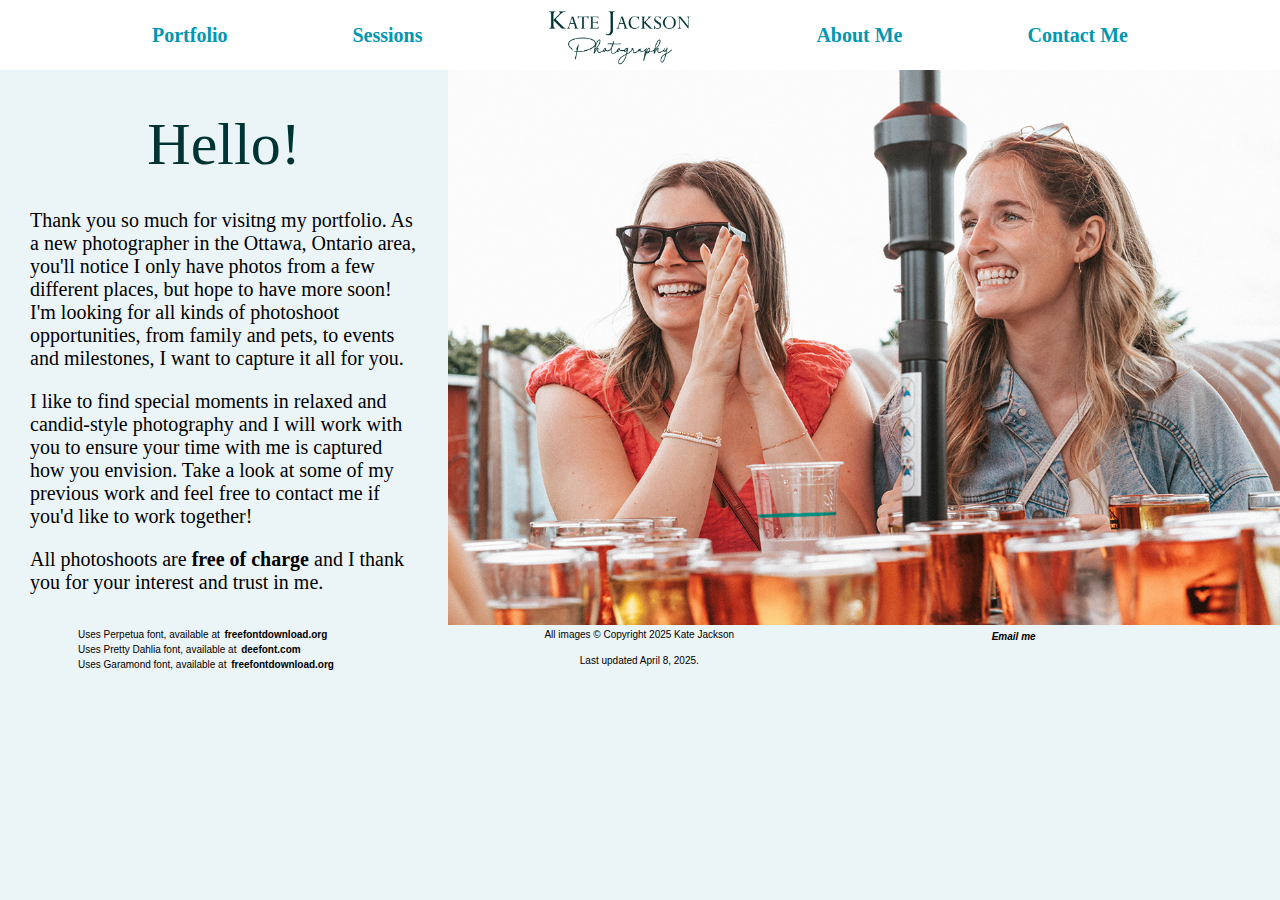
<file: index.html>
<!DOCTYPE html>
<html lang="en">
<head> <meta charset="UTF-8">
<meta name="keywords" content="photography, photographer, Ottawa, Ontario, portfolio">
<meta name="dc.subject" content="photography, photographer, Ottawa, Ontario, portfolio">
<meta name="dc.title" content="Kate Jackson Photography">
<meta name="dc.creator" content="Kate Jackson">
<meta name="dc.description" content="This is a portfolio website to share photos and photography services from an Ottawa based photographer.">
<meta name="dc.publisher" content="Algonquin College">
<meta name="dc.date" content="2025-04-08">
<meta name="dc.type" content="text, image">
<meta name="dc.format" content="html">
<meta name="dc.resource identifier" content="www.sampledomain.com">
<meta name="dc.language" content="en">
<meta name="dc.rights" content="Copyright Kate Jackson">

<link rel="stylesheet" href="lookandfeel.css" media="screen" >
<title> Kate Jackson Photography Home Page </title> </head>


<body>

<!-- NAVBAR --!>
	
<header class="header"> <!-- the navigation bar at the top of each page. The "Kate Jackson Photography" logo is set to return to home page. --!>
	<div class="nav">
	<nav class="navbar">
	<div class="navbar_band">
	<ul class="nav_list">
	<li class="nav_item">
	   <a href="portfolio.html" class="nav_link" title="portfolio"> Portfolio </a> </li>
	<li class="nav_item">
   	   <a href="sessions.html" class="nav_link" title="sessions"> Sessions </a> </li>
	<li class="nav_item">
	   <a href="index.html" title="home"> </a>
			<a href="index.html" class="logo">
			<img src="images/logo.png" alt="logo" class="logo_img">
      				 </a>  </li>
	<li class="nav_item">
	   <a href="about.html" class="nav_link" title="about"> About Me </a> </li>	
	<li class="nav_item">
	   <a href="contact.html" class="nav_link" title="contact"> Contact Me </a> </li>

</ul> </div> </nav>
</div>
</header>  

	
<!-- HOMEPAGE CONTENT --!>

<div id="introduction">
<section>
<h1> Hello! </h1> 
</section>

<div>
   <p>
   Thank you so much for visitng my portfolio. As a new photographer in the Ottawa, Ontario area, you'll notice I only have photos from a few different places, but hope to have more soon! I'm looking for all kinds of photoshoot opportunities, from family and pets, to events and milestones, I want to capture it all for you. 
   </p>
   <p>
I like to find special moments in relaxed and candid-style photography and I will work with you to ensure your time with me is captured how you envision. Take a look at some of my previous work and feel free to contact me if you'd like to work together! 
   </p>
   <p>
All photoshoots are <strong>free of charge</strong> and I thank you for your interest and trust in me.
   </p>
</div>
</div>


<!-- CAROUSEL --!>

<div id="carousel"> <!-- this is to rotate through 4 photos beside my introduction text --!>
	<div id="slider">
	   <figure>
		<img src="images/smbachelorette3.jpg" alt="girls at bachelorette">
		<img src="images/ajlavender.jpg" alt="woman in lavender field">
		<img src="images/jandsadie.jpg" alt="dog Sadie and woman by ocean">
		<img src="images/calvinbarn3.jpg" alt="dog Calvin in agility barn">
		<img src="images/smbachelorette3.jpg" alt="girls at bachelorette">
</figure>
</div>
</div>

	
<!-- FOOTER --!>

<footer>
<div class="footerfonts">
<p> Uses Perpetua font, available at <a href="https://freefontdownload.org/en/perpetua.font" title="Perpetua"> freefontdownload.org </a> <br>
<p> Uses Pretty Dahlia font, available at <a href="https://www.deefont.com/pretty-dahlia-font/" title="Pretty Dahlia"> deefont.com </a> <br>
<p> Uses Garamond font, available at <a href="https://freefontdownload.org/en/garamond.font" title="Garamond"> freefontdownload.org </a> </p>
</div>
	
<div class="footercopyright"> 
<p>All images &copy; Copyright 2025 Kate Jackson </p> <br>
<p>Last updated April 8, 2025.</p>
</div>

<div class="footeremail">
<p> <address> <a href="mailto:jackson.kate@live.com" title="Send email"> Email me</a> </address> </div>
</footer>


</body>
</html>
</file>
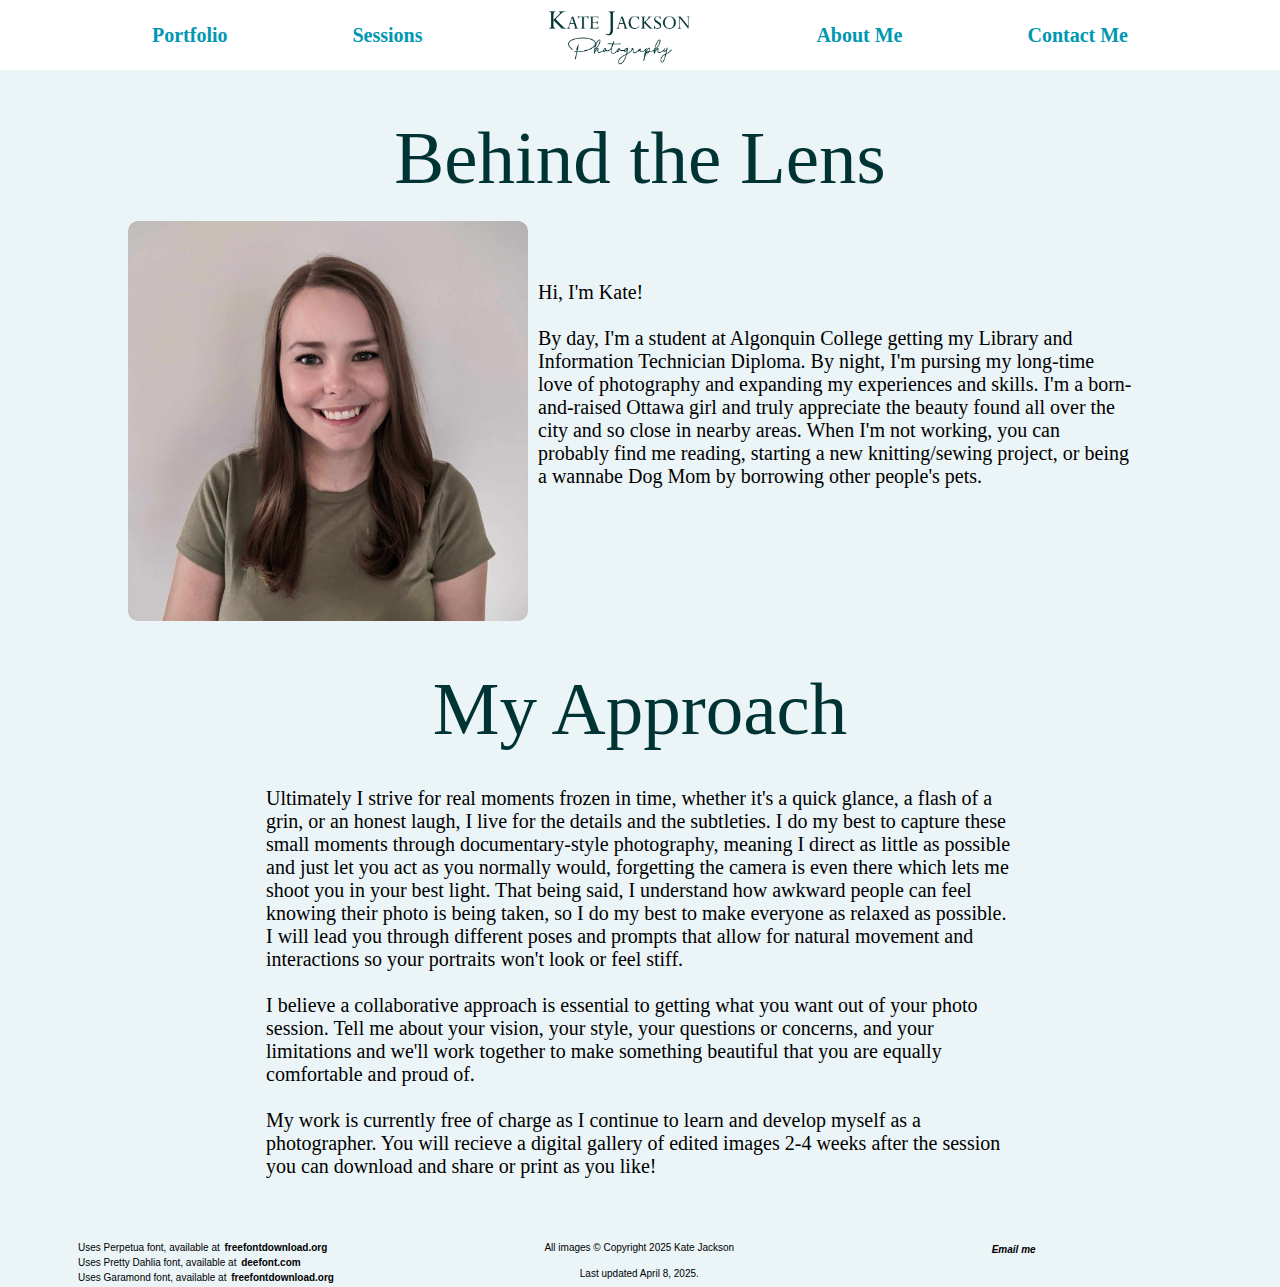
<file: about.html>
<!DOCTYPE html>
<html lang="en">
<head> <meta charset="UTF-8">
<meta name="keywords" content="photography, photographer, Ottawa, Ontario, portfolio">
<meta name="dc.subject" content="photography, photographer, Ottawa, Ontario, portfolio">
<meta name="dc.title" content="Kate Jackson Photography">
<meta name="dc.creator" content="Kate Jackson">
<meta name="dc.description" content="This is a portfolio website to share photos and photography services from an Ottawa based photographer.">
<meta name="dc.publisher" content="Algonquin College">
<meta name="dc.date" content="2025-04-08">
<meta name="dc.type" content="text, image">
<meta name="dc.format" content="html">
<meta name="dc.resource identifier" content="www.sampledomain.com">
<meta name="dc.language" content="en">
<meta name="dc.rights" content="Copyright Kate Jackson">

<link rel="stylesheet" href="lookandfeel.css" media="screen">
<title> Photography About page </title> </head>

<body>

<!-- NAVBAR --!>

<header class="header">
	<div class="nav">
	<nav class="navbar">
	<div class="navbar_band">
	<ul class="nav_list">
	<li class="nav_item">
	   <a href="portfolio.html" class="nav_link" title="portfolio"> Portfolio </a> </li>
	<li class="nav_item">
   	   <a href="sessions.html" class="nav_link" title="sessions"> Sessions </a> </li>
	<li class="nav_item">
	   <a href="index.html" title="home"> </a>
			<a href="index.html" class="logo">
			<img src="images/logo.png" alt="logo" class="logo_img">
      				 </a>  </li>
	<li class="nav_item">
	   <a href="about.html" class="nav_link" title="about"> About Me </a> </li>	
	<li class="nav_item">
	   <a href="contact.html" class="nav_link" title="contact"> Contact Me </a> </li>

</ul> </div> </nav>
</div>
</header>  

	
<!--ABOUT CONTENT --!>

<section id="bio">
<h2> Behind the Lens </h2> <!-- short biography --!>
<div id="headshot">
<img src="images/kjphoto.jpg" width="400" height="400" alt="headshot of Kate"> <!-- headshot for bio --!>
</div> 
<div id="biocontent">
<p>
Hi, I'm Kate! <br> <br> By day, I'm a student at Algonquin College getting my Library and Information Technician Diploma. By night, I'm pursing my long-time love of photography and expanding my experiences and skills. I'm a born-and-raised Ottawa girl and truly appreciate the beauty found all over the city and so close in nearby areas. When I'm not working, you can probably find me reading, starting a new knitting/sewing project, or being a wannabe Dog Mom by borrowing other people's pets.
</p> </div>
</section>

<section id="approach"> 
<h2> My Approach </h2> <!-- What to expect from me --!>
<p>
Ultimately I strive for real moments frozen in time, whether it's a quick glance, a flash of a grin, or an honest laugh, I live for the details and the subtleties. I do my best to capture these small moments through documentary-style photography, meaning I direct as little as possible and just let you act as you normally would, forgetting the camera is even there which lets me shoot you in your best light. That being said, I understand how awkward people can feel knowing their photo is being taken, so I do my best to make everyone as relaxed as possible. I will lead you through different poses and prompts that allow for natural movement and interactions so your portraits won't look or feel stiff. <br> <br>
I believe a collaborative approach is essential to getting what you want out of your photo session. Tell me about your vision, your style, your questions or concerns, and your limitations and we'll work together to make something beautiful that you are equally comfortable and proud of. <br> <br>
My work is currently free of charge as I continue to learn and develop myself as a photographer. You will recieve a digital gallery of edited images 2-4 weeks after the session you can download and share or print as you like!
</p>
</section>


<!-- FOOTER --!>

<footer>
<div class="footerfonts">
<p> Uses Perpetua font, available at <a href="https://freefontdownload.org/en/perpetua.font" title="Perpetua"> freefontdownload.org </a> <br>
<p> Uses Pretty Dahlia font, available at <a href="https://www.deefont.com/pretty-dahlia-font/" title="Pretty Dahlia"> deefont.com </a> <br>
<p> Uses Garamond font, available at <a href="https://freefontdownload.org/en/garamond.font" title="Garamond"> freefontdownload.org </a> </p>
</div>
	
<div class="footercopyright"> 
<p>All images &copy; Copyright 2025 Kate Jackson </p> <br>
<p>Last updated April 8, 2025.</p>
</div>

<div class="footeremail">
<p> <address> <a href="mailto:jackson.kate@live.com" title="Send email"> Email me</a> </address> </div>
</footer>

</body>
</html>
</file>
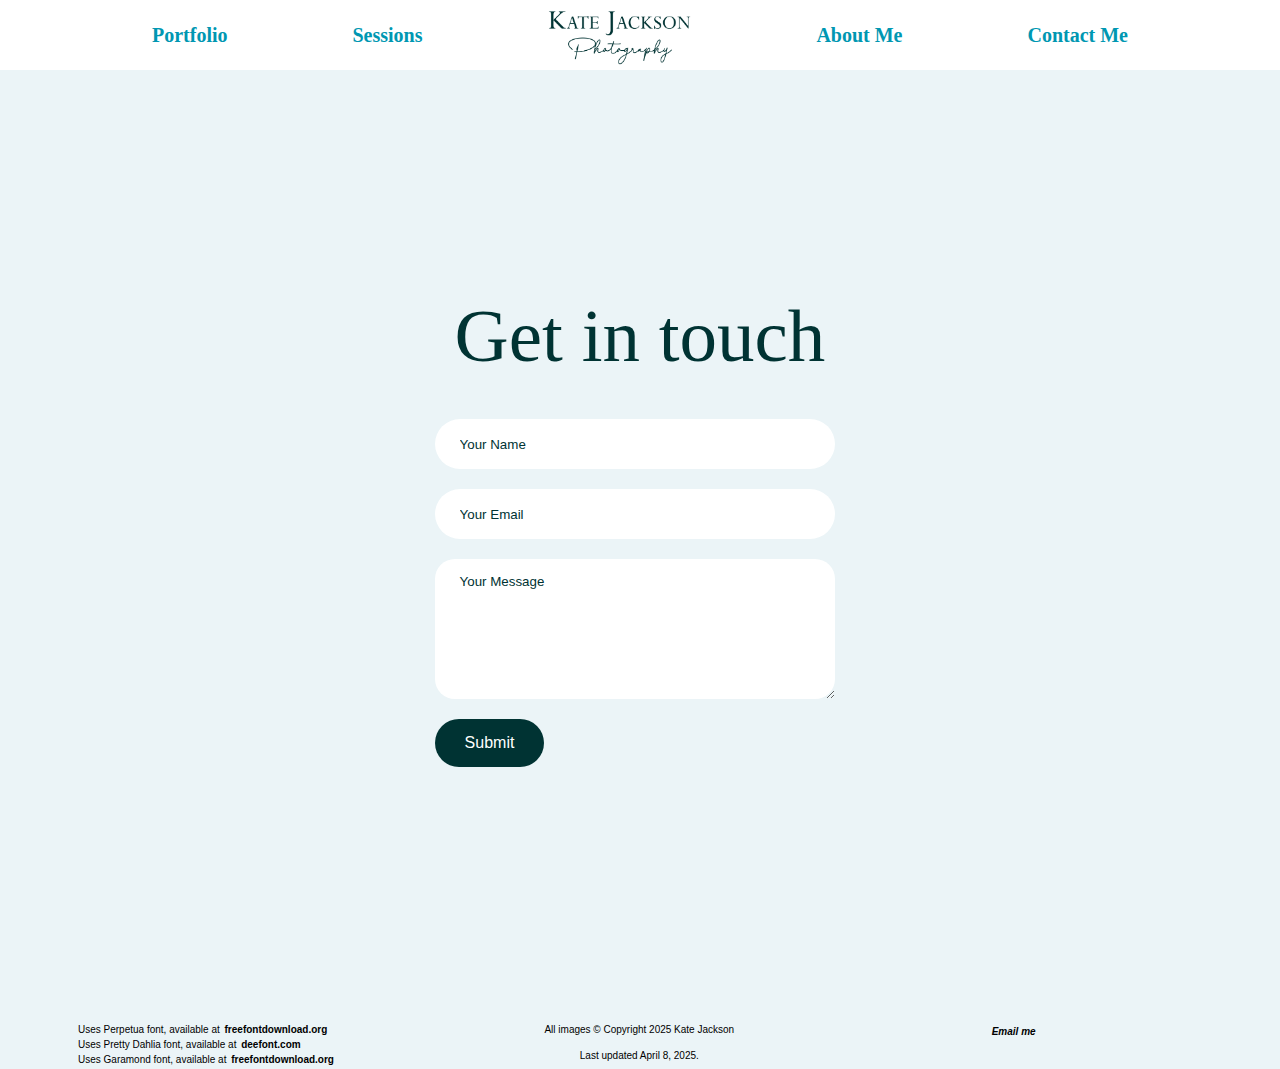
<file: contact.html>
<!DOCTYPE html>
<html lang="en">
<head> <meta charset="UTF-8">
<meta name="keywords" content="photography, photographer, Ottawa, Ontario, portfolio">
<meta name="dc.subject" content="photography, photographer, Ottawa, Ontario, portfolio">
<meta name="dc.title" content="Kate Jackson Photography">
<meta name="dc.creator" content="Kate Jackson">
<meta name="dc.description" content="This is a portfolio website to share photos and photography services from an Ottawa based photographer.">
<meta name="dc.publisher" content="Algonquin College">
<meta name="dc.date" content="2025-04-08">
<meta name="dc.type" content="text, image">
<meta name="dc.format" content="html">
<meta name="dc.resource identifier" content="www.sampledomain.com">
<meta name="dc.language" content="en">
<meta name="dc.rights" content="Copyright Kate Jackson">

<link rel="stylesheet" href="lookandfeel.css" media="screen">
<title> Photography Contact Form </title> </head>

<body>
<!-- NAVBAR --!>
<header class="header">
	<div class="nav">
	<nav class="navbar">
	<div class="navbar_band">
	<ul class="nav_list">
	<li class="nav_item">
	   <a href="portfolio.html" class="nav_link" title="portfolio"> Portfolio </a> </li>
	<li class="nav_item">
   	   <a href="sessions.html" class="nav_link" title="sessions"> Sessions </a> </li>
	<li class="nav_item">
	   <a href="index.html" title="home"> </a>
			<a href="index.html" class="logo">
			<img src="images/logo.png" alt="logo" class="logo_img">
      				 </a>  </li>
	<li class="nav_item">
	   <a href="about.html" class="nav_link" title="about"> About Me </a> </li>	
	<li class="nav_item">
	   <a href="contact.html" class="nav_link" title="contact"> Contact Me </a> </li>

</ul> </div> </nav>
</div>
</header>  


<!-- CONTACT FORM --!>

<div class="contact-container">
   <form action="https://api.web3forms.com/submit" method="POST" class="contact-form"> <!-- sends contact information to my email --!>
	<div class="contact-title">
	  <h2>Get in touch</h2>
	</div>
	<input type="hidden" name="access_key" value="868b333e-ab6f-4dff-96d5-a35ec03e16ea">
	<input type="text" name="name" placeholder="Your Name" class="contact-inputs" required>
	<input type="email" name="email" placeholder="Your Email" class="contact-inputs" required>
	<textarea name="message" placeholder="Your Message" class="contact-inputs" required></textarea>
	<button type="submit">Submit</button>
   </form>
</div>

<!-- FOOTER --!>

<footer>
<div class="footerfonts">
<p> Uses Perpetua font, available at <a href="https://freefontdownload.org/en/perpetua.font" title="Perpetua"> freefontdownload.org </a> <br>
<p> Uses Pretty Dahlia font, available at <a href="https://www.deefont.com/pretty-dahlia-font/" title="Pretty Dahlia"> deefont.com </a> <br>
<p> Uses Garamond font, available at <a href="https://freefontdownload.org/en/garamond.font" title="Garamond"> freefontdownload.org </a> </p>
</div>
	
<div class="footercopyright"> 
<p>All images &copy; Copyright 2025 Kate Jackson </p> <br>
<p>Last updated April 8, 2025.</p>
</div>

<div class="footeremail">
<p> <address> <a href="mailto:jackson.kate@live.com" title="Send email"> Email me</a> </address> </div>
</footer>


</body>
</html>
</file>
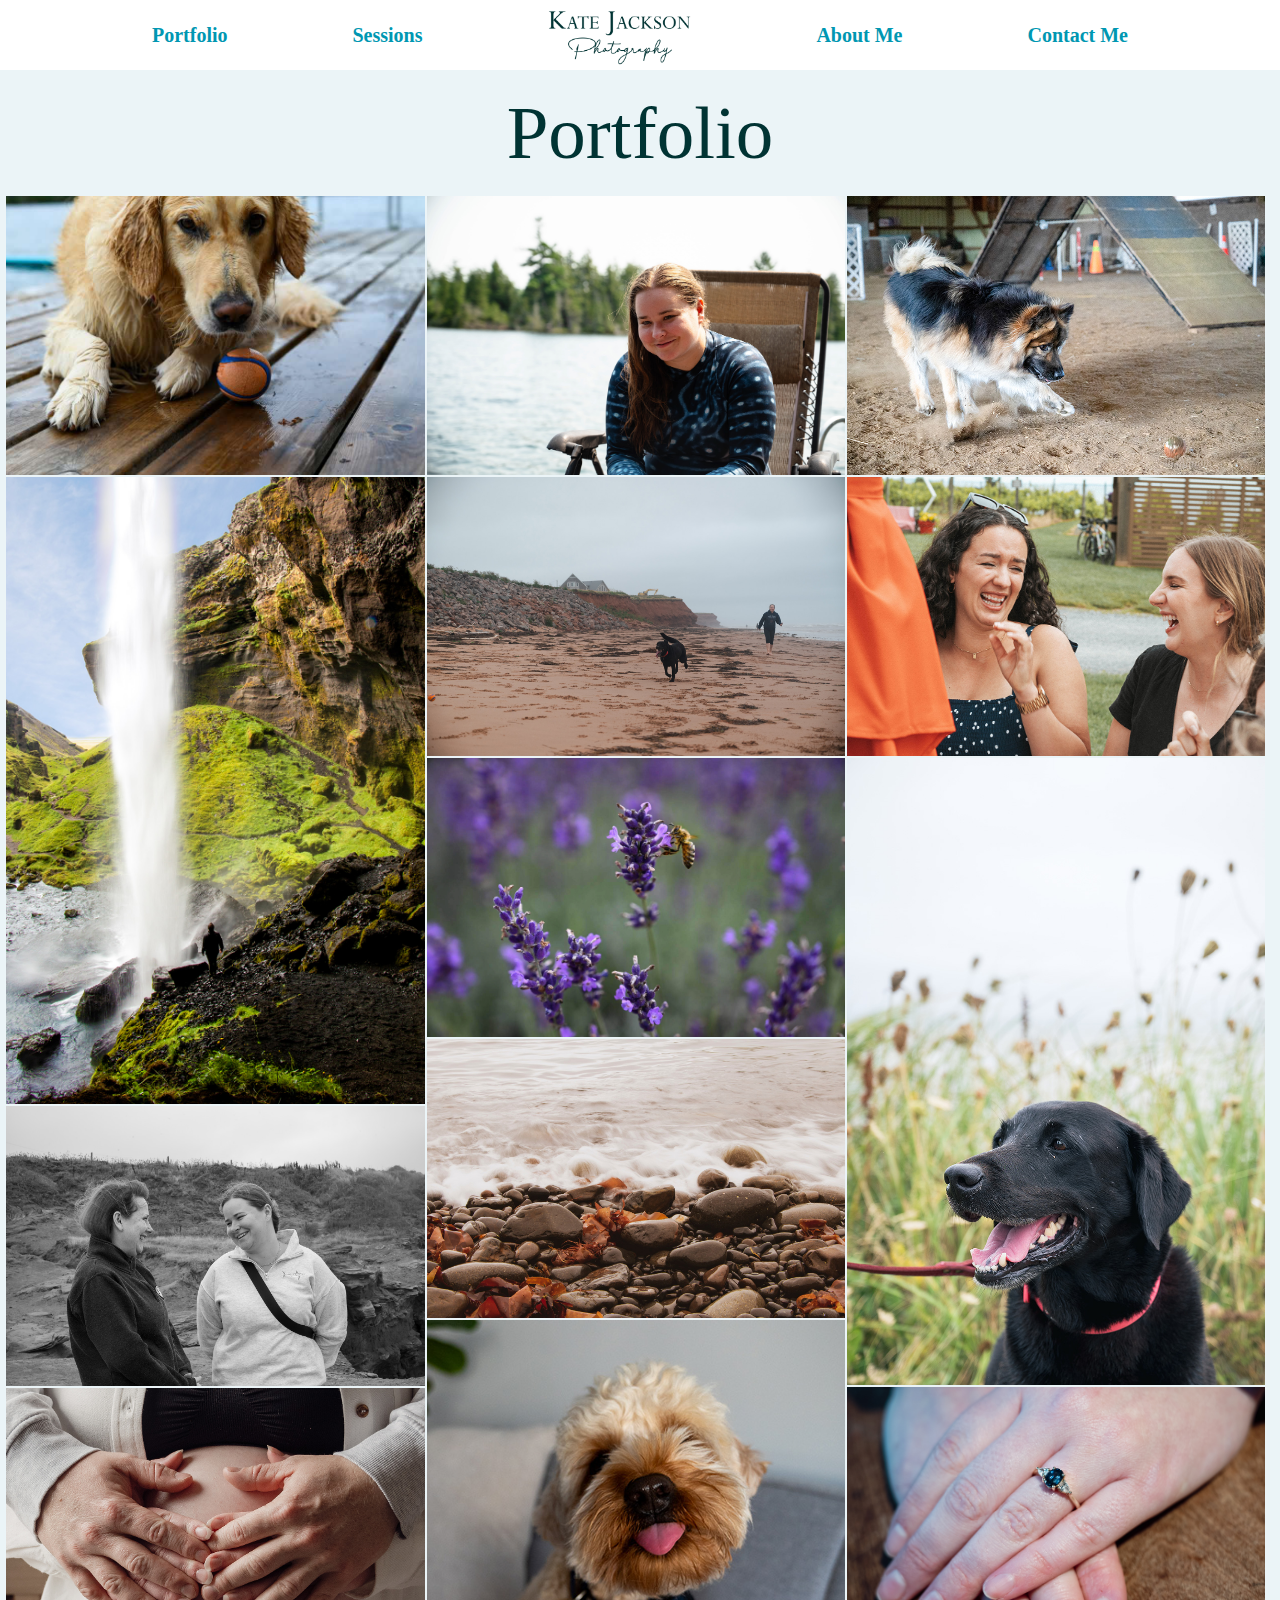
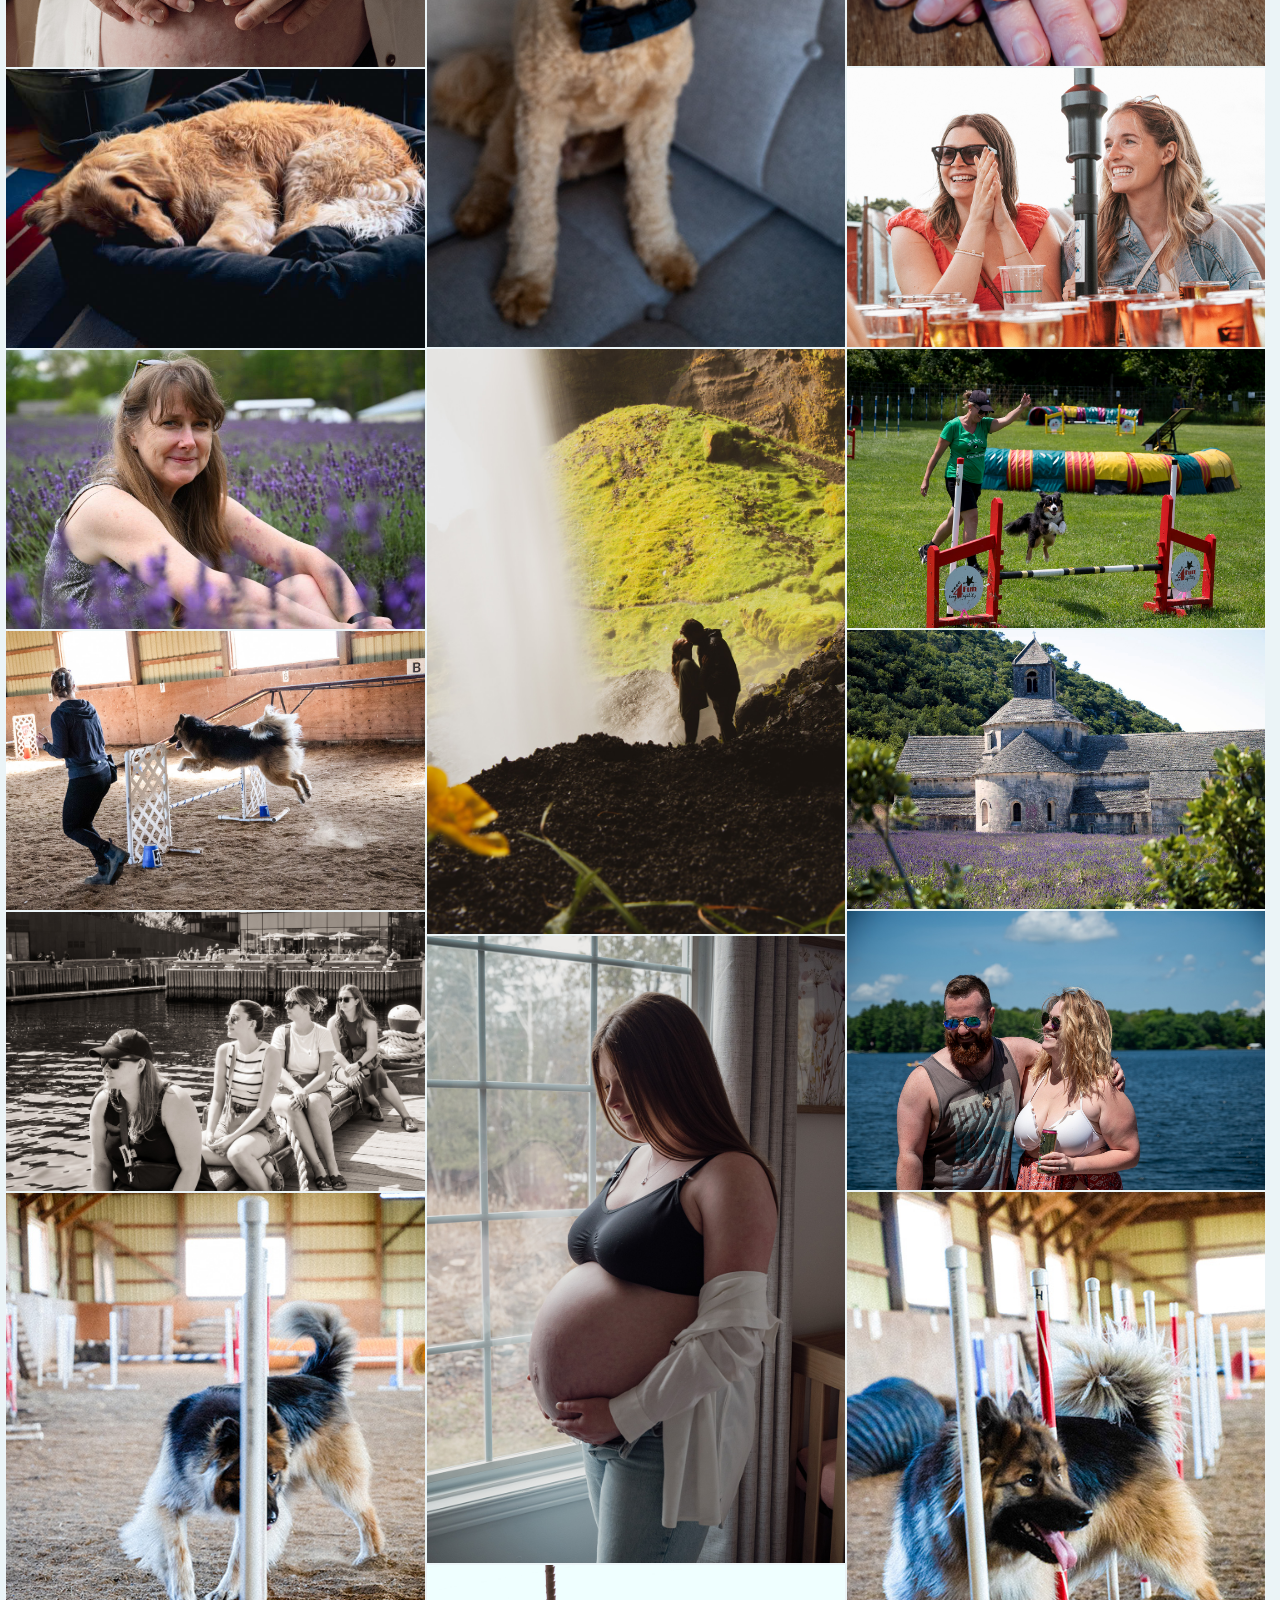
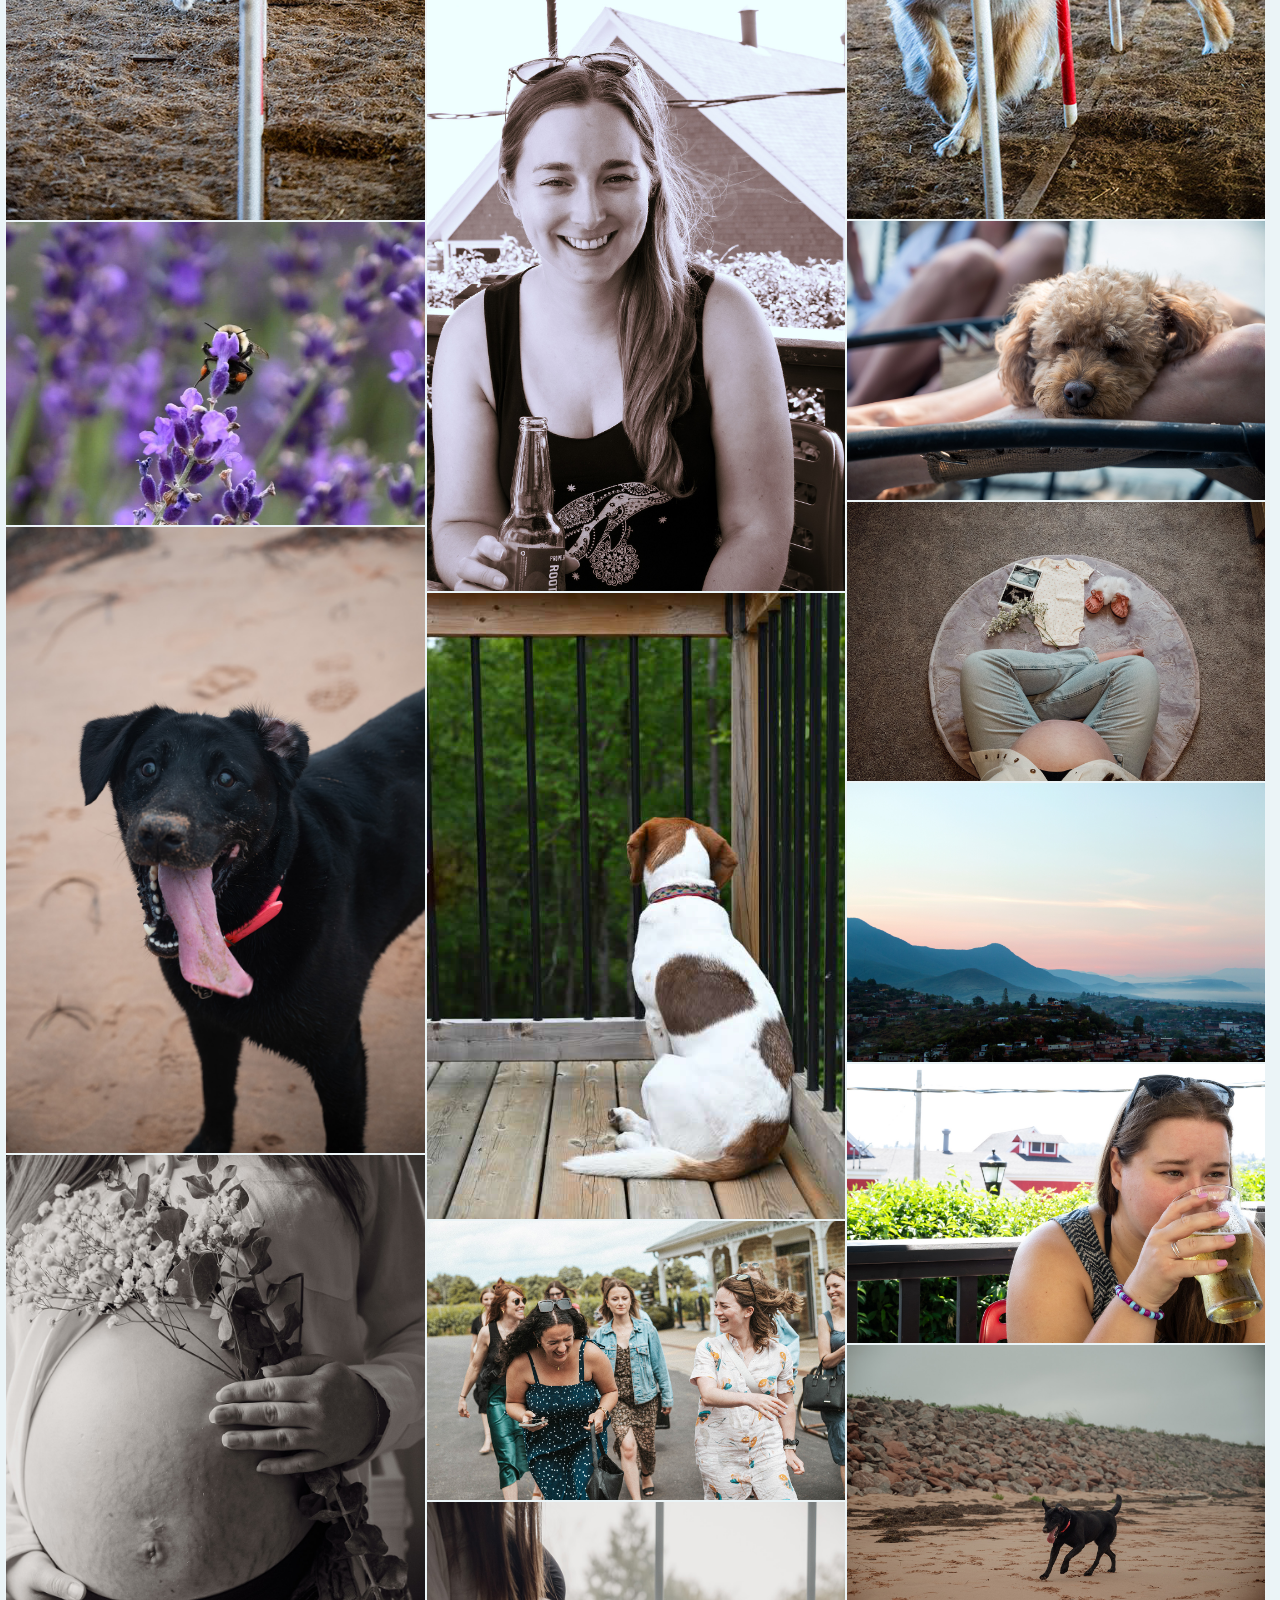
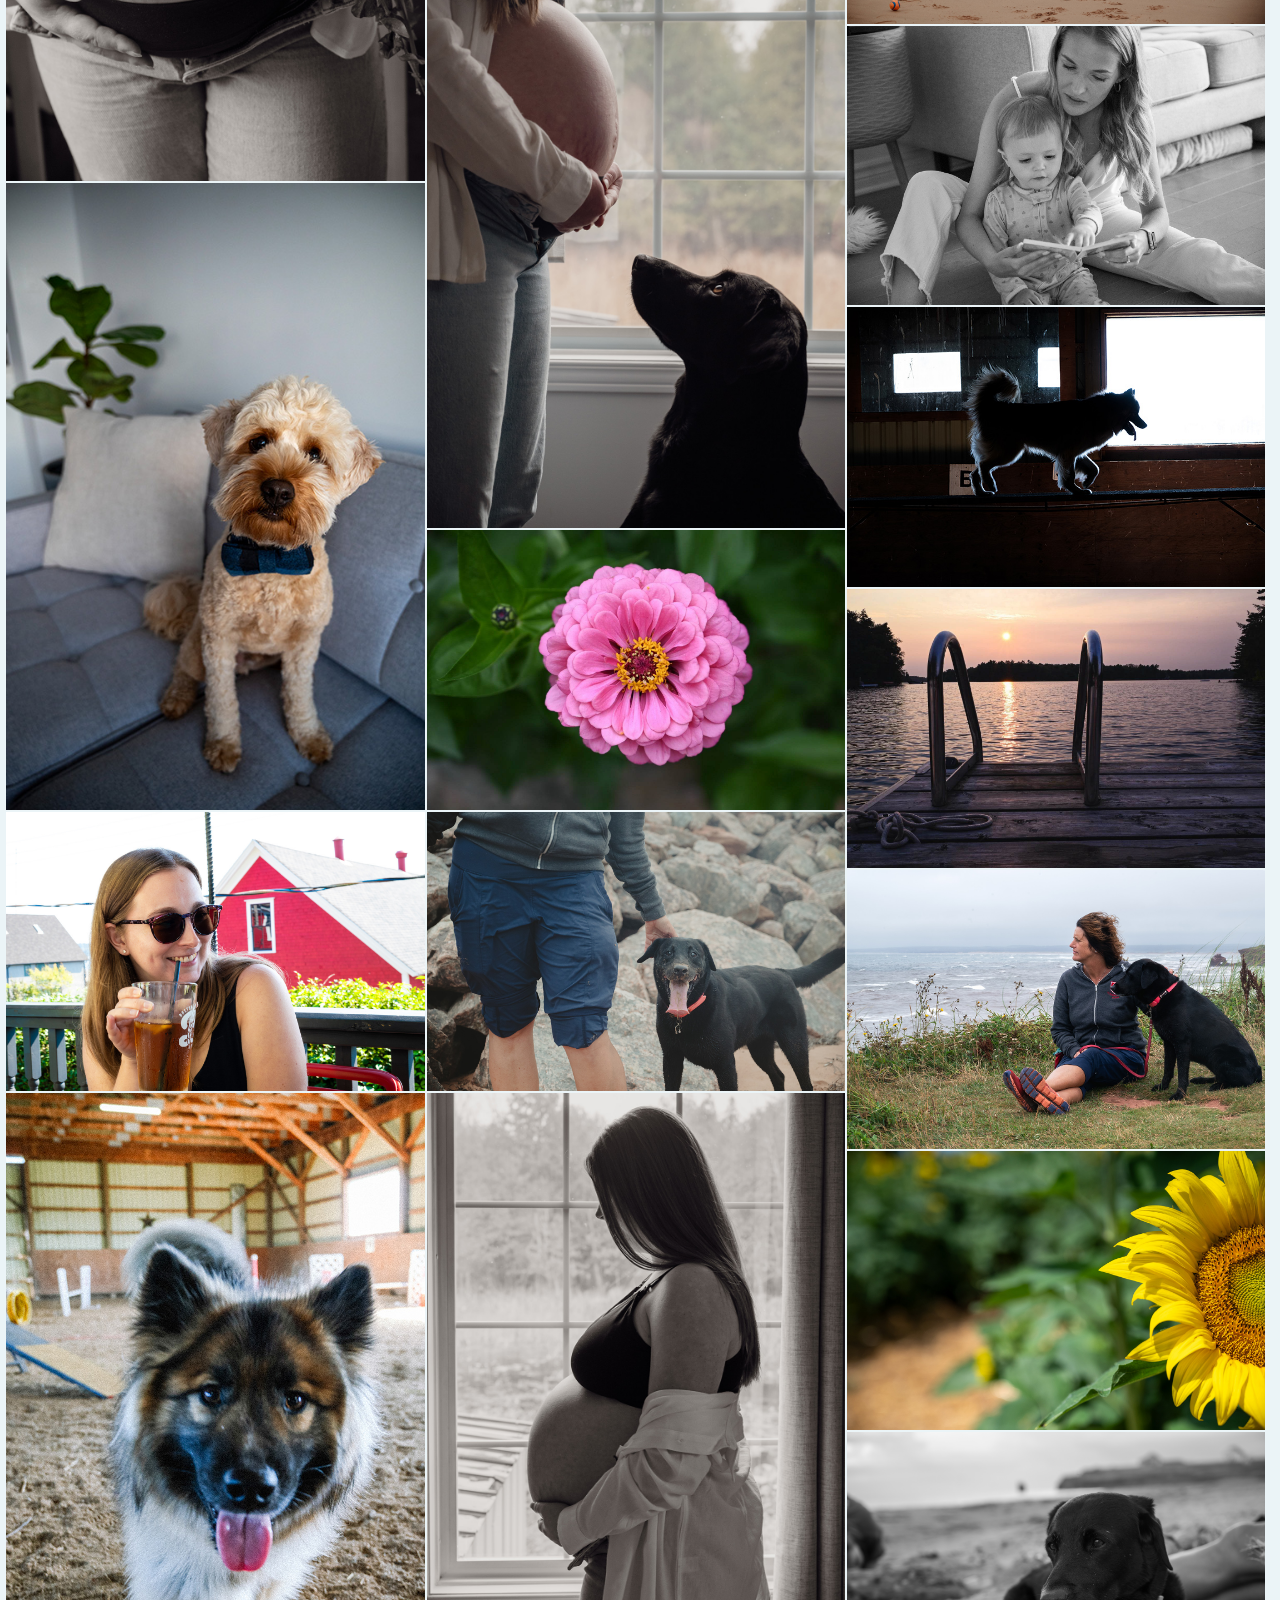
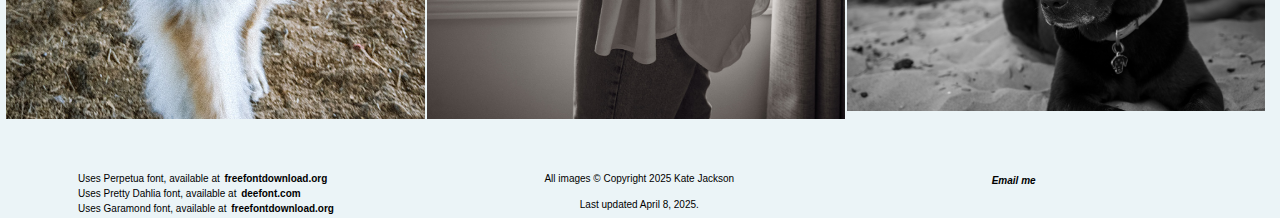
<file: portfolio.html>
<!DOCTYPE html>
<html lang="en">
<head> <meta charset="UTF-8">
<meta name="keywords" content="photography, photographer, Ottawa, Ontario, portfolio">
<meta name="dc.subject" content="photography, photographer, Ottawa, Ontario, portfolio">
<meta name="dc.title" content="Kate Jackson Photography">
<meta name="dc.creator" content="Kate Jackson">
<meta name="dc.description" content="This is a portfolio website to share photos and photography services from an Ottawa based photographer.">
<meta name="dc.publisher" content="Algonquin College">
<meta name="dc.date" content="2025-04-08">
<meta name="dc.type" content="text, image">
<meta name="dc.format" content="html">
<meta name="dc.resource identifier" content="www.sampledomain.com">
<meta name="dc.language" content="en">
<meta name="dc.rights" content="Copyright Kate Jackson">

<link rel="stylesheet" href="lookandfeel.css" media="screen">
<title> Photography Portfolio </title> </head>

<body>
<!-- NAVBAR --!>

<header class="header">
	<div class="nav">
	<nav class="navbar">
	<div class="navbar_band">
	<ul class="nav_list">
	<li class="nav_item">
	   <a href="portfolio.html" class="nav_link" title="portfolio"> Portfolio </a> </li>
	<li class="nav_item">
   	   <a href="sessions.html" class="nav_link" title="sessions"> Sessions </a> </li>
	<li class="nav_item">
	   <a href="index.html" title="home"> </a>
			<a href="index.html" class="logo">
			<img src="images/logo.png" alt="logo" class="logo_img">
      				 </a>  </li>
	<li class="nav_item">
	   <a href="about.html" class="nav_link" title="about"> About Me </a> </li>	
	<li class="nav_item">
	   <a href="contact.html" class="nav_link" title="contact"> Contact Me </a> </li>

</ul> </div> </nav>
</div>
</header>  

<!-- PHOTO GRID --!>

<div class="container">
<header> <h2>Portfolio</h2> </header>

<div class="photo-gallery" id="photo-gallery"> <!-- each section creates a column of images, linked so images can be clicked on to view in full --!>
  <div class="column"> <!-- Left column --!>
      <div class="grid-photo">
    	<a href="images/abbyball.jpg"><img src="images/abbyball.jpg" alt="Dog Abby and her ball"> </a> </div>
      <div class="grid-photo">
   	 <a href="images/skogardwaterfall.jpg"><img src="images/skogardwaterfall.jpg" alt="Skogard waterfall"></a> </div>
      <div class="grid-photo">
    	<a href="images/handacliffside.jpg"><img src="images/handacliffside.jpg" alt="2 women smiling on cliffside"></a> </div>
      <div class="grid-photo">
    	<a href="images/ahmaternity4.jpg"><img src="images/ahmaternity4.jpg" alt="couple's hands over pregnant belly"></a> </div>
      <div class="grid-photo">
    	<a href="images/abbysleeping.jpg"><img src="images/abbysleeping.jpg" alt="Dog Abby sleeping"></a> </div>
      <div class="grid-photo">
    	<a href="images/ajlavender.jpg"><img src="images/ajlavender.jpg" alt="woman in lavender field"> </a></div>
      <div class="grid-photo">
    	<a href="images/calvinbarnjump.jpg"><img src="images/calvinbarnjump.jpg" alt="Dog Calvin barn jumping"> </a></div>
	 <div class="grid-photo">
    	<a href="images/fleetweekparade.jpg"><img src="images/fleetweekparade.jpg" alt="Four girls sitting on pier"> </a></div>
      <div class="grid-photo">
    	<a href="images/calvinbarn2.jpg"><img src="images/calvinbarn2.jpg" alt="Dog Calvin in agility barn"></a> </div>      
      <div class="grid-photo">
    	<a href="images/lavenderbee1.jpg"><img src="images/lavenderbee1.jpg" alt="Bee in lavender field"></a> </div>
      <div class="grid-photo">
    	<a href="images/sadie3.jpg"><img src="images/sadie3.jpg" alt="Dog Sadie on beach"></a> </div>
      <div class="grid-photo">
    	<a href="images/ahmaternity6.jpg"><img src="images/ahmaternity6.jpg" alt="pregnant woman"> </a></div>
      <div class="grid-photo">
    	<a href="images/finn.jpg"><img src="images/finn.jpg" alt="Dog Finn sitting on couch"></a> </div>
      <div class="grid-photo">
    	<a href="images/mpatio2.jpg"><img src="images/mpatio2.jpg" alt="woman smiling on patio"></a> </div>
      <div class="grid-photo">
    	<a href="images/calvinbarn1.jpg"><img src="images/calvinbarn1.jpg" alt="Dog Calvin in agility barn"> </a></div>
  </div>

  <div class="column"> <!-- center column --!>
      <div class="grid-photo">
    	<a href="images/hjdock.jpg"><img src="images/hjdock.jpg" alt="woman on a dock"></a> </div>
      <div class="grid-photo">
    	<a href="images/sadie4.jpg"><img src="images/sadie4.jpg" alt="Dog Sadie on beach"></a> </div>
      <div class="grid-photo">
    	<a href="images/lavenderbee2.jpg"><img src="images/lavenderbee2.jpg" alt="Bee in lavender field"></a> </div>
      <div class="grid-photo">
    	<a href="images/icelandicbeach.jpg"><img src="images/icelandicbeach.jpg" alt="Icelandic rock beach"></a> </div>
      <div class="grid-photo">
    	<a href="images/finntongue.jpg"><img src="images/finntongue.jpg" alt="Dog Finn sticking out tongue"> </a></div>
      <div class="grid-photo">
    	<a href="images/skogardkiss.jpg"><img src="images/skogardkiss.jpg" alt="couple kissing beside waterfall"> </a></div>
      <div class="grid-photo">
    	<a href="images/ahmaternity3.jpg"><img src="images/ahmaternity3.jpg" alt="pregnant woman"></a> </div>
      <div class="grid-photo">
    	<a href="images/mpatio1.jpg"><img src="images/mpatio1.jpg" alt="woman smiling on patio"></a> </div>  
      <div class="grid-photo">
    	<a href="images/loladeck.jpg"><img src="images/loladeck.jpg" alt="Dog Lola on the deck"></a> </div>
      <div class="grid-photo">
   	<a href="images/smbachelorette1.jpg"><img src="images/smbachelorette1.jpg" alt="girls at bachelorette"></a> </div>
      <div class="grid-photo">
    	<a href="images/ahmaternity55.jpg"><img src="images/ahmaternity55.jpg" alt="pregnant woman"></a> </div>
      <div class="grid-photo">
    	<a href="images/pinkflower.jpg"><img src="images/pinkflower.jpg" alt="pink flower"> </a> </div>
      <div class="grid-photo">
    	<a href="images/sadie6.jpg"><img src="images/sadie6.jpg" alt="Dog Sadie on beach"> </a></div>
      <div class="grid-photo">
    	<a href="images/ahmaternity2.jpg"><img src="images/ahmaternity2.jpg" alt="pregnant woman"></a> </div>      
   </div>

  <div class="column"> <!-- right column --!>
            <div class="grid-photo">
    	<a href="images/calvinbarn3.jpg"><img src="images/calvinbarn3.jpg" alt="Dog Calvin in agility barn"></a> </div>
      <div class="grid-photo">
  	<a href="images/smbachelorette2.jpg"><img src="images/smbachelorette2.jpg" alt="girls at bachelorette"></a> </div>
      <div class="grid-photo">
    	<a href="images/sadie2.jpg"><img src="images/sadie2.jpg" alt="Dog Sadie on beach"></a> </div>
      <div class="grid-photo">
    	<a href="images/engagementring.jpg"><img src="images/engagementring.jpg" alt="sapphire engagement ring"></a> </div>
       <div class="grid-photo">
    	<a href="images/smbachelorette3.jpg"><img src="images/smbachelorette3.jpg" alt="girls at bachelorette"></a> </div>
      <div class="grid-photo">
    	<a href="images/k9cupjump.jpg"><img src="images/k9cupjump.jpg" alt="dog doing agility jump"></a> </div>
      <div class="grid-photo">
    	<a href="images/lavenderabbey.jpg"><img src="images/lavenderabbey.jpg" alt="French abbey and lavender field"> </a></div>
      <div class="grid-photo">
    	<a href="images/mandalake.jpg"><img src="images/mandalake.jpg" alt="couple in front of lake"></a> </div>
      <div class="grid-photo">
    	<a href="images/calvinbarnweave.jpg"><img src="images/calvinbarnweave.jpg" alt="Dog Calvin doing barn weave"> </a></div>
      <div class="grid-photo">
    	<a href="images/oscarsnooze.jpg"><img src="images/oscarsnooze.jpg" alt="Dog Oscar sleeping on lap"> </a></div>
      <div class="grid-photo">
    	<a href="images/ahmaternity1.jpg"><img src="images/ahmaternity1.jpg" alt="pregnant woman"></a> </div>
      <div class="grid-photo">
    	<a href="images/picachosunrise.jpg"><img src="images/picachosunrise.jpg" alt="sunrise over Mount Picacho"> </a></div>
      <div class="grid-photo">
    	<a href="images/hpatio.jpg"><img src="images/hpatio.jpg" alt="woman drinking on a patio"></a> </div>
      <div class="grid-photo">
    	<a href="images/sadie5.jpg"><img src="images/sadie5.jpg" alt="Dog Sadie on beach"></a> </div> 
     <div class="grid-photo">
    	<a href="images/sandrreading.jpg"><img src="images/sandrreading.jpg" alt="woman and child reading book"></a> </div>
      <div class="grid-photo">
    	<a href="images/calvinbarn4.jpg"><img src="images/calvinbarn4.jpg" alt="Dog Calvin in agility barn"> </a></div>
      <div class="grid-photo">
  	<a href="images/docksunset.jpg"><img src="images/docksunset.jpg" alt="dock overlooking sunset on a lake"></a> </div>
      <div class="grid-photo">
    	<a href="images/jandsadie.jpg"><img src="images/jandsadie.jpg" alt="woman and dog overlooking ocean"></a> </div>
     <div class="grid-photo">
    	<a href="images/sunflower.jpg"><img src="images/sunflower.jpg" alt="sunflower"> </a></div>
      <div class="grid-photo">
    	<a href="images/sadie1.jpg"><img src="images/sadie1.jpg" alt="Dog Sadie on beach"> </a></div>
   </div>
</div>
</div>

	
<!-- FOOTER --!>
	
<footer>
<div class="footerfonts">
<p> Uses Perpetua font, available at <a href="https://freefontdownload.org/en/perpetua.font" title="Perpetua"> freefontdownload.org </a> <br>
<p> Uses Pretty Dahlia font, available at <a href="https://www.deefont.com/pretty-dahlia-font/" title="Pretty Dahlia"> deefont.com </a> <br>
<p> Uses Garamond font, available at <a href="https://freefontdownload.org/en/garamond.font" title="Garamond"> freefontdownload.org </a> </p>
</div>
	
<div class="footercopyright"> 
<p>All images &copy; Copyright 2025 Kate Jackson </p> <br>
<p>Last updated April 8, 2025.</p>
</div>

<div class="footeremail">
<p> <address> <a href="mailto:jackson.kate@live.com" title="Send email"> Email me</a> </address> </div>
</footer>

</body>
</html>
</file>
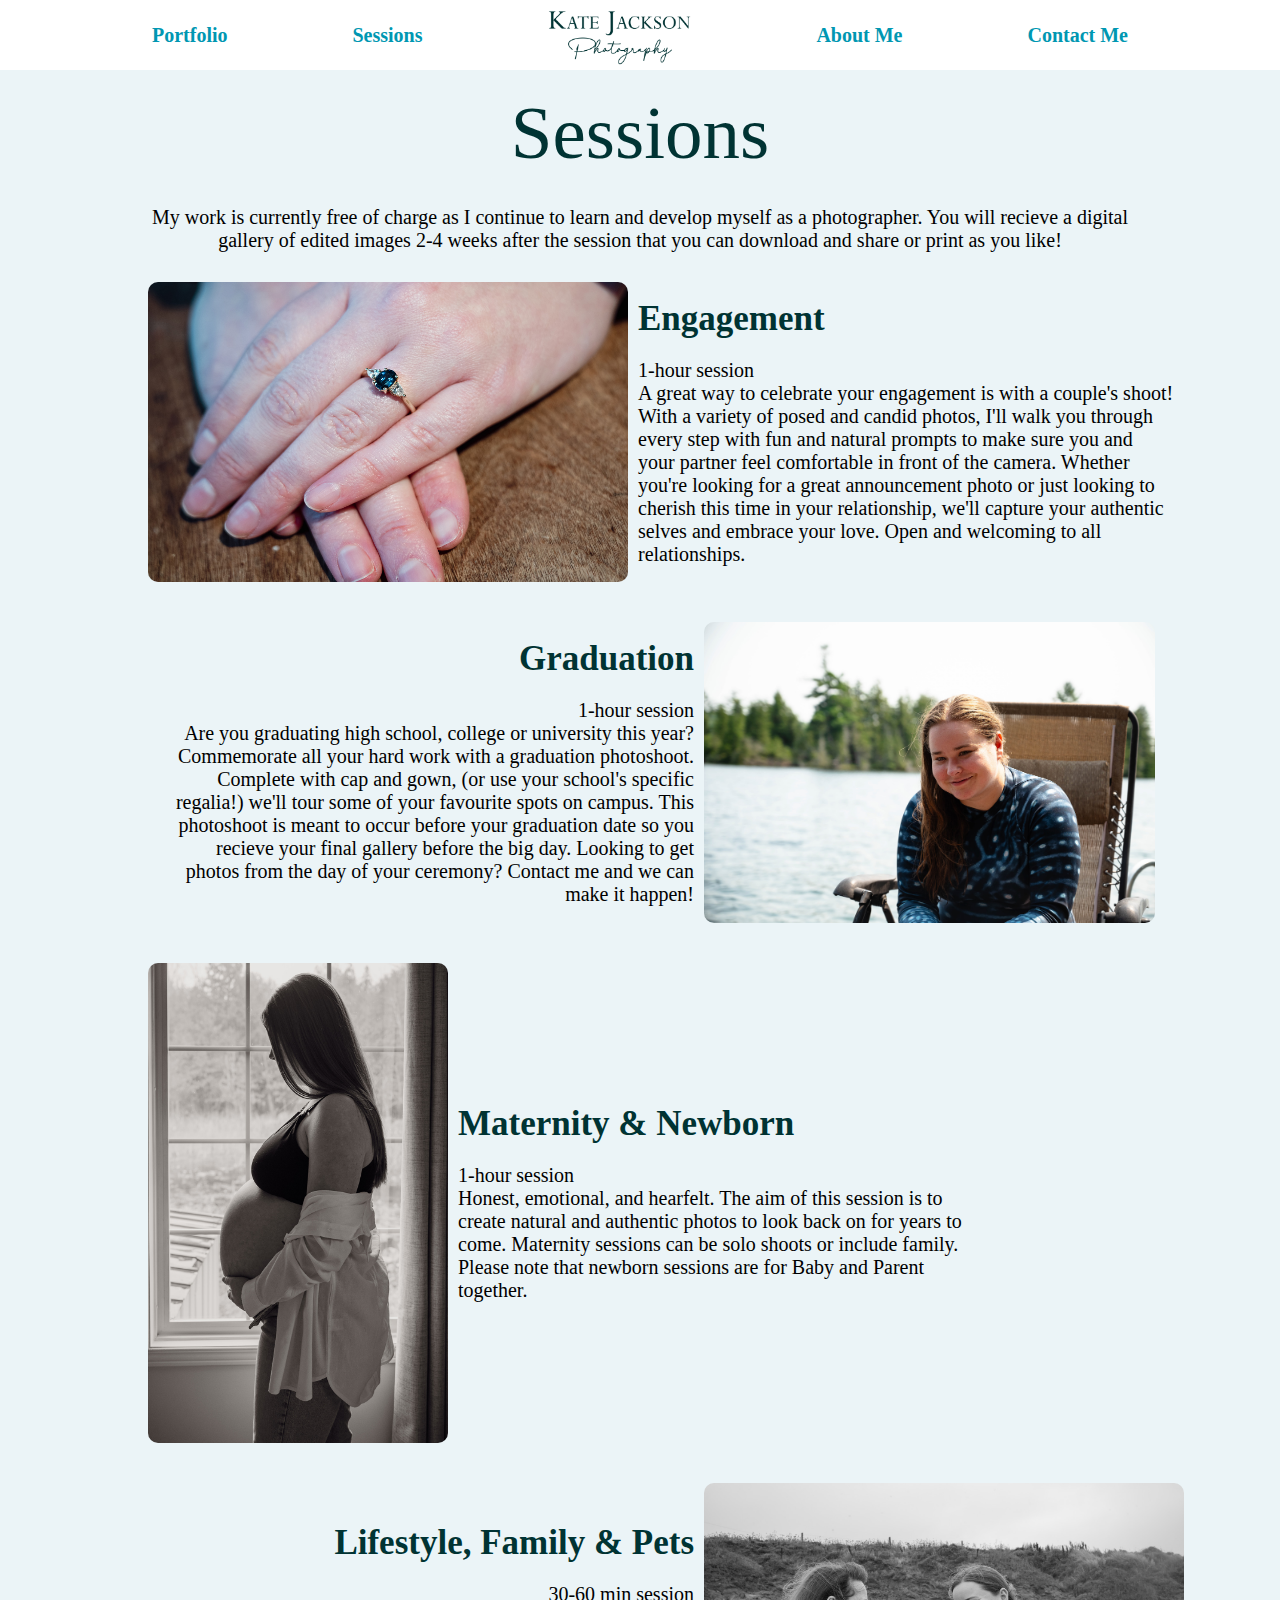
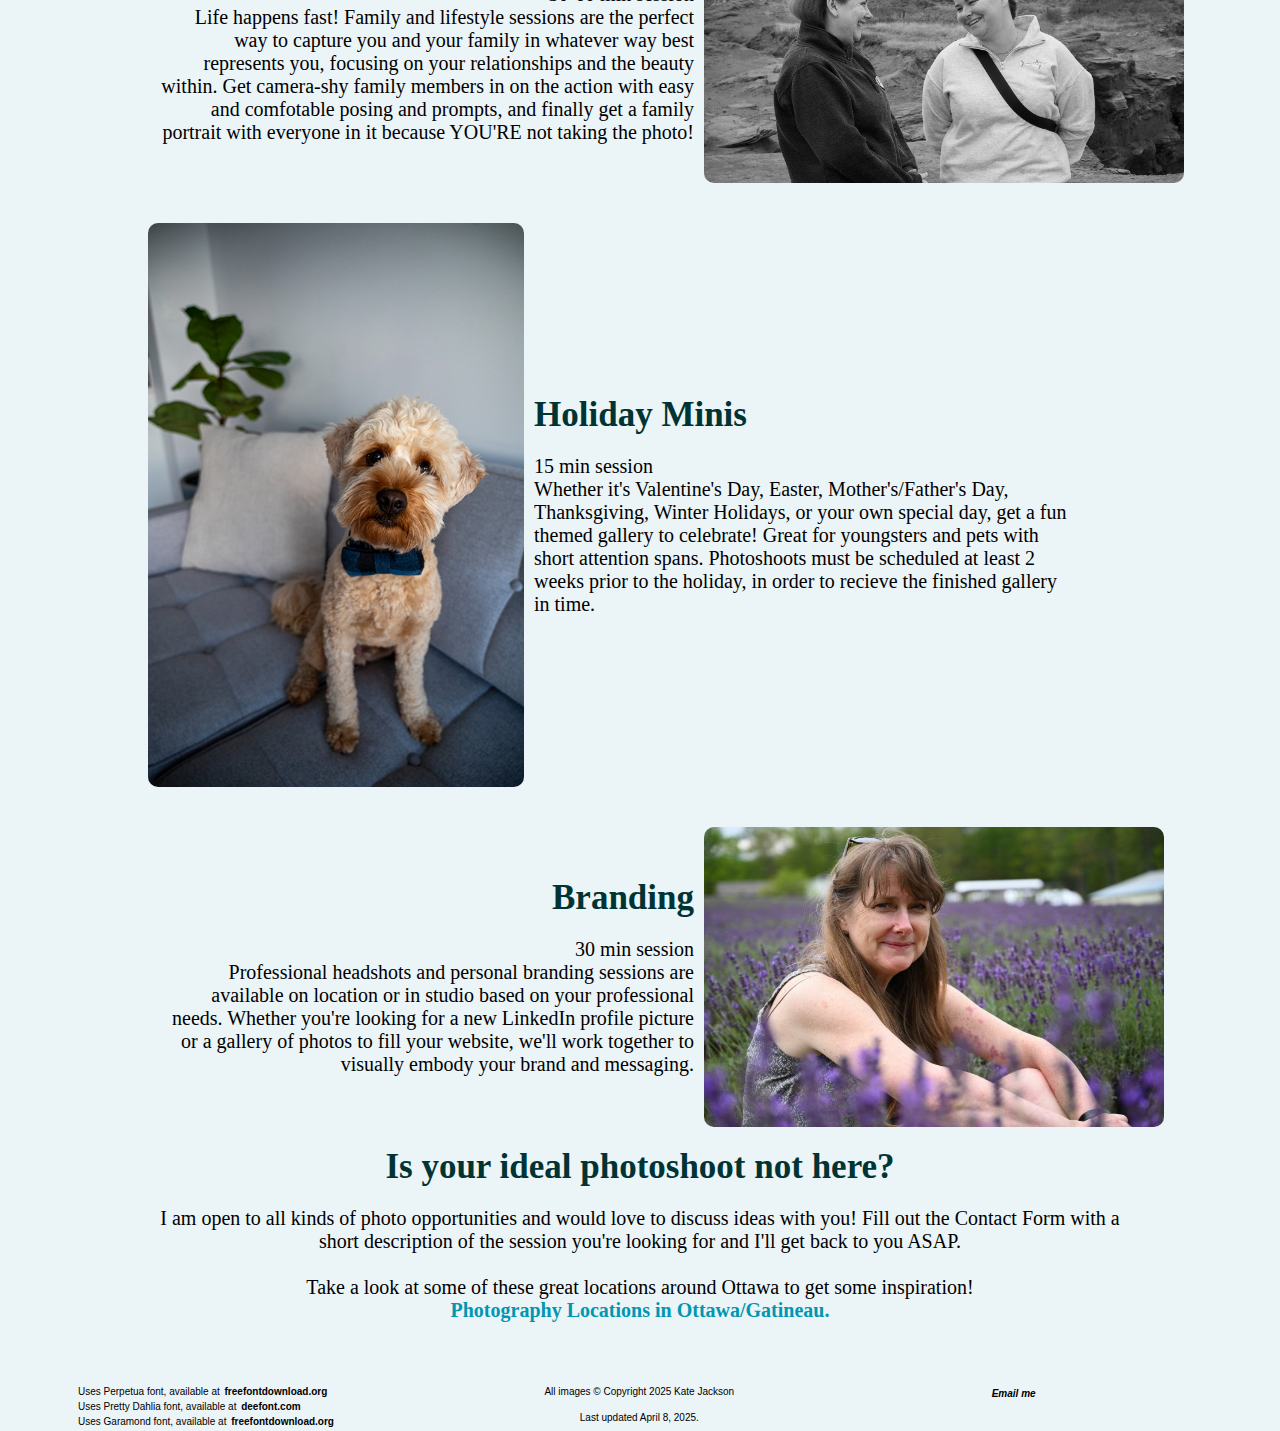
<file: sessions.html>
<!DOCTYPE html>
<html lang="en">
<head> <meta charset="UTF-8">
<meta name="keywords" content="photography, photographer, Ottawa, Ontario, portfolio">
<meta name="dc.subject" content="photography, photographer, Ottawa, Ontario, portfolio">
<meta name="dc.title" content="Kate Jackson Photography">
<meta name="dc.creator" content="Kate Jackson">
<meta name="dc.description" content="This is a portfolio website to share photos and photography services from an Ottawa based photographer.">
<meta name="dc.publisher" content="Algonquin College">
<meta name="dc.date" content="2025-04-08">
<meta name="dc.type" content="text, image">
<meta name="dc.format" content="html">
<meta name="dc.resource identifier" content="www.sampledomain.com">
<meta name="dc.language" content="en">
<meta name="dc.rights" content="Copyright Kate Jackson">

<link rel="stylesheet" href="lookandfeel.css" media="screen">
<title> Photography Sessions </title> </head>

<body>
<!-- NAVBAR --!>
<header class="header">
	<div class="nav">
	<nav class="navbar">
	<div class="navbar_band">
	<ul class="nav_list">
	<li class="nav_item">
	   <a href="portfolio.html" class="nav_link" title="portfolio"> Portfolio </a> </li>
	<li class="nav_item">
   	   <a href="sessions.html" class="nav_link" title="sessions"> Sessions </a> </li>
	<li class="nav_item">
	   <a href="index.html" title="home"></a>
			<a href="index.html" class="logo">
			<img src="images/logo.png" alt="logo" class="logo_img">
      				 </a>  </li>
	<li class="nav_item">
	   <a href="about.html" class="nav_link" title="about"> About Me </a> </li>	
	<li class="nav_item">
	   <a href="contact.html" class="nav_link" title="contact"> Contact Me </a> </li>

</ul> </div> </nav>
</div>
</header>


<!-- SESSIONS CONTENT --!>

   <div class="sessions">
      <header> <h2> Sessions </h2> </header>
	<p> 
My work is currently free of charge as I continue to learn and develop myself as a photographer. You will recieve a digital gallery of edited images 2-4 weeks after the session that you can download and share or print as you like!
</p>
</div>

<div class="session-a"> <!-- left-justified block--!>
   <img src="images/engagementring.jpg" width="480" height="300" alt="sapphire engagement ring">
   <div class="session-text">
      <h3> Engagement </h3>
    	<p>
1-hour session <br>
A great way to celebrate your engagement is with a couple's shoot! With a variety of posed and candid photos, I'll walk you through every step with fun and natural prompts to make sure you and your partner feel comfortable in front of the camera. Whether you're looking for a great announcement photo or just looking to cherish this time in your relationship, we'll capture your authentic selves and embrace your love. Open and welcoming to all relationships. 
</p> </div>

</div>


<div class="session-b"> <!-- right-justified block --!>
 <div class="session-text">
   <h4> Graduation </h4> 
    	<p>
1-hour session <br>
Are you graduating high school, college or university this year? Commemorate all your hard work with a graduation photoshoot. Complete with cap and gown, (or use your school's specific regalia!) we'll tour some of your favourite spots on campus. This photoshoot is meant to occur before your graduation date so you recieve your final gallery before the big day. Looking to get photos from the day of your ceremony? Contact me and we can make it happen!  
</p> </div>
   <img src="images/hjdock.jpg" width="451" height="301" alt="scuba diver on dock">
</div>

<div class="session-a">
   <img src="images/ahmaternity2.jpg" width="300" height="480" alt="pregnant woman">
  <div class="session-text">
     <h3> Maternity & Newborn </h3> 
    	<p>
1-hour session <br>
Honest, emotional, and hearfelt. The aim of this session is to create natural and authentic photos to look back on for years to come. Maternity sessions can be solo shoots or include family. Please note that newborn sessions are for Baby and Parent together. 
</p> </div>
</div>

<div class="session-b">
   <div class="session-text">
      <h4> Lifestyle, Family & Pets </h4>
       	<p>
30-60 min session <br>
Life happens fast! Family and lifestyle sessions are the perfect way to capture you and your family in whatever way best represents you, focusing on your relationships and the beauty within. Get camera-shy family members in on the action with easy and comfotable posing and prompts, and finally get a family portrait with everyone in it because YOU'RE not taking the photo! 
</p> </div>
   <img src="images/handacliffside.jpg" width="480" height="300" alt="two women smiling cliffside">
</div>

<div class="session-a">
   <img src="images/finn.jpg" width="376" height="564" alt="Dog Finn in bowtie">
   <div class="session-text">
      <h3> Holiday Minis </h3>
    	<p>
15 min session <br>
Whether it's Valentine's Day, Easter, Mother's/Father's Day, Thanksgiving, Winter Holidays, or your own special day, get a fun themed gallery to celebrate! Great for youngsters and pets with short attention spans. Photoshoots must be scheduled at least 2 weeks prior to the holiday, in order to recieve the finished gallery in time.
</p> </div>
</div>

<div class="session-b">
   <div class="session-text">
      <h4> Branding </h4>
       	<p>
30 min session <br>
Professional headshots and personal branding sessions are available on location or in studio based on your professional needs. Whether you're looking for a new LinkedIn profile picture or a gallery of photos to fill your website, we'll work together to visually embody your brand and messaging.
</p> </div>
   <img src="images/ajlavender.jpg" width="460" height="300" alt="woman in lavender field">
</div>

<div class="sessions">
<h3>Is your ideal photoshoot not here? </h3>
<p>
I am open to all kinds of photo opportunities and would love to discuss ideas with you! Fill out the Contact Form with a short description of the session you're looking for and I'll get back to you ASAP. <br> <br>
Take a look at some of these great locations around Ottawa to get some inspiration! <br>
<a href="https://passportunities.com/photography-locations-in-ottawa-gatineau/" target="_blank" title="Photography Locations in Ottawa/Gatineau"> Photography Locations in Ottawa/Gatineau.</a>
</p> </div>


<!-- FOOTER --!>
	
<footer>
<div class="footerfonts">
<p> Uses Perpetua font, available at <a href="https://freefontdownload.org/en/perpetua.font" title="Perpetua"> freefontdownload.org </a> <br>
<p> Uses Pretty Dahlia font, available at <a href="https://www.deefont.com/pretty-dahlia-font/" title="Pretty Dahlia"> deefont.com </a> <br>
<p> Uses Garamond font, available at <a href="https://freefontdownload.org/en/garamond.font" title="Garamond"> freefontdownload.org </a> </p>
</div>
	
<div class="footercopyright"> 
<p>All images &copy; Copyright 2025 Kate Jackson </p> <br>
<p>Last updated April 8, 2025.</p>
</div>

<div class="footeremail">
<p> <address> <a href="mailto:jackson.kate@live.com" title="Send email"> Email me</a> </address> </div>
</footer>

</body>
</html>
</file>
<file: lookandfeel.css>
/* PAGE SETUP */
#page_wrapper { /* establishes main screen size and allows for responsive changes with different screens */
    width: 100%;
    max-width: 1200px;
    margin: 0 auto;
}
*{
margin: 0px;
padding: 0;
box-sizing: border-box;
}

a { color: inherit;
text-decoration: none;
}

ul {list-style: none;}


/* NAVBAR STYLES */

.navbar_band {
	display: flex;
	margin: auto;
	padding: 0 30px;
	height: 70px;
	
}

.navbar {
	width: 100%;
	background-color: white;
	margin: auto;
	align-items: center;
	text-align: center;	
}

.logo { /* aligns the logo button within the navigation bar */
display: flex;
align-items: center;
}

.logo_img { 
height: 60px;
}

.navbar ul { /* styles the navigation buttons within the navigation bar */
	padding: 0px;	
	margin: auto;
	display: flex;
	justify-content: space-between;
	align-items: center;
	text-align: center;
	width: 80%;
}

.navbar a {
	color: #0097b2;
	font-family: Perpetua, Georgia, serif;
	font-weight: bold;
	font-size: 20px;
	text-decoration: none;	
}

.navbar a:hover { /* navbar text changes colour when hovering over it */
	color: #14496d;
}

/* BASE STYLES */

body { 	margin-right: 0%; 
	margin-left: 0%;
	background-color: #ebf4f7;
}
img {	display: block;
	max-inline-size: 100%;
}
h1 {	font-family: "Pretty Dahlia", "Brush Script MT", cursive; /* text style for "Hello" on homepage */
	font-weight: normal;
	font-size: 60px;
	padding: 20px;
	text-align: center;
	color: #003333;
}
h2 {	font-family: "Pretty Dahlia", "Brush Script MT", cursive; /* text style for all other page headers */
	font-weight: normal;
	font-size: 75px;
	padding: 20px;
	text-align: center;
	color: #003333;
}
h3 {	font-family: Perpetua, Georgia, serif; /* used for div class session-a */
	font-weight: bold;
	font-size: 35px;
	padding: 10px;
	text-align: left;
	color: #003333;
}
h4 {	font-family: Perpetua, Georgia, serif; /* used for div class session-b */
	font-weight: bold;
	font-size: 35px;
	padding: 10px;
	text-align: right;
	color: #003333;
}

p {	font-family: garamond, serif;
	font-size: 20px;
	padding: 10px;
}

footer {
	clear: left; 
	clear: right;
	justify-content: space-between;
	align-items: center;
	text-align: center;
	width: 90%;
	margin: auto;
	height: 50px;
	padding: 5px;
	padding-top: 50px;
}

.footerfonts {
	float: left;
	width: 33%;
	margin-left: 5px;
	text-align: left; 
	font-family: verdana, sans-serif;
	font-size: 10px;
	padding: 2px;
}

.footercopyright {
	float: left;
	width: 33%;
	margin: auto;
	text-align: center; 
	font-family: verdana, sans-serif;
	font-size: 10px;
	padding: 2px;
}

.footeremail {
	float: left;
	width: 33%; 
	font-family: verdana, sans-serif;
	font-size: 10px;
	padding: 2px;
	text-align: center;
} 
.footeremail a {
	font-family: verdana, sans-serif;
	font-size: 10px;
	padding: 2px;
	font-weight: bold;
	margin-right: 5px;
	text-align: center;
}


footer p {
	font-family: verdana, sans-serif;
	font-size: 10px;
	padding: 2px;
}

footer a { 
	font-family: verdana, sans-serif;
	font-size: 10px;
	padding: 2px;
	font-weight: bold;
	margin-right: 5px;
	text-align: center; 
}


/* SLIDER STYLE */

#slider { overflow: hidden; }

#slider figure { /* creates carousel ratation */
	position: relative;
	width: 500%;
	margin: 0;
	left: 0;
	animation: 20s slider infinite;
}

#slider figure img { /* shows only 1 photo at a time */
	float: left;
	width: 20%;
}


@keyframes slider { /* creates 4 seconds on each image and 1 second slide transition */
	0% 	{ left: 0; }
	20%	{ left: 0; }
	25%  	{ left: -100%; }
	45%  	{ left: -100%; }
	50% 	{ left: -200%; }
	70% 	{ left: -200%; }
	75%  	{ left: -300%; }
	95%  	{ left: -300%; }
	100% 	{ left: -400%; }
}


/* HOME PAGE CONTENT */

#introduction {
	float: left;
	width: 35%;
	padding: 20px;
}
#carousel {
	float: left;
	padding: 0px;
	width: 65%;
}


/* PHOTO GRID */

.container {
	width: 99%;
	margin: auto;
}
.photo-gallery {
	display: flex;
	gap: 2px;
}
.column { /* formats the 3 columns within the grid */
	display: flex;
	width: 33%;
	flex-direction: column;
	gap: 2px;

}
.grid-photo img { /* formats the images within each column evenly */
	width: 100%;
	object-fit: cover;
	justify-content: space-evenly;
}
@media(max-width: 768px) {
   .photo-gallery { flex-direction: column; }
}


/* SESSIONS CONTENT */

.sessions {
	text-align: center;
	margin-left: 10%;
	margin-right: 10%;
	border-radius: 5px;
}

.session-a { /* styles left-justified sessions block */
 	display: flex;
	float: left;
	width: 90%;
	padding: 20px;
	text-align: left;
	align-items: center;
	margin-left: 10%;	
}
.session-b { /* styles left-justified sessions block */
	display: flex;
	float: left;
	width: 90%;
	padding: 20px;
	text-align: right;
	align-items: center;
	margin-left: 10%;

}
.session-text {
	float: left;
	width: 50%;
}
.session-a img {
	float: left;
	padding: 0;
	border-radius: 10px;
}
.session-b img {
	float: left;
	padding: 0;
	border-radius: 10px;
}
.sessions h3 {
	text-align: center;
}
.sessions a {
	font-weight: bold;
	color: #0097b2;
}


/* ABOUT ME CONTENT */

#bio {
	margin-left: 10%;
	margin-right: 10%;
	padding-top: 25px;
}
#headshot { /* formats the picture beside the text */
	float: left;
	display: flex;
	flex-direction: column;
	gap: 5px;
	padding: 0px;
	margin: auto;
	align-items: center;
}

#headshot img { border-radius: 10px;}

#biocontent {
	display: flex;
	gap: 5px;
	width: 60%;
	align-items: center;
	margin-top: 50px;
}

#approach {
display: flex;
	flex-direction: column;
	gap: 5px;
	clear: left;
	margin-right: 20%;
	margin-left: 20%;
	padding-top: 25px;
}


/* CONTACT FORM */

.contact-container {
	height: 100vh;
	display: flex;
	align-items: center;
	justify-content: space-evenly;
}

.contact-form {
	display: flex;
	flex-direction: column;
	align-items: start;
	gap: 20px;
}

.contact-inputs { /* formats the boxes for each section of the form */
	background-color: white;
	color: #003333;
	width: 400px;
	height: 50px;
	border: none;
	outline: none;
	padding-left: 25px;
	font-weight: 500;
	border-radius: 50px;
}

.contact-form textarea {
	height: 140px;
	padding-top: 15px;
	border-radius: 20px;
}

.contact-inputs::placeholder {
	color: #003333;
	font-family: verdana, sans-serif;
}
.contact-form button { /* formats the submit button */
	display: flex;
	align-items: center;
	padding: 15px 30px;
	font-size: 16px;
	color: white;
	gap: 10px;
	border: none;
	border-radius: 50px;
	background: #003333;
	outline: none;
  	cursor: pointer;
}
</file>
